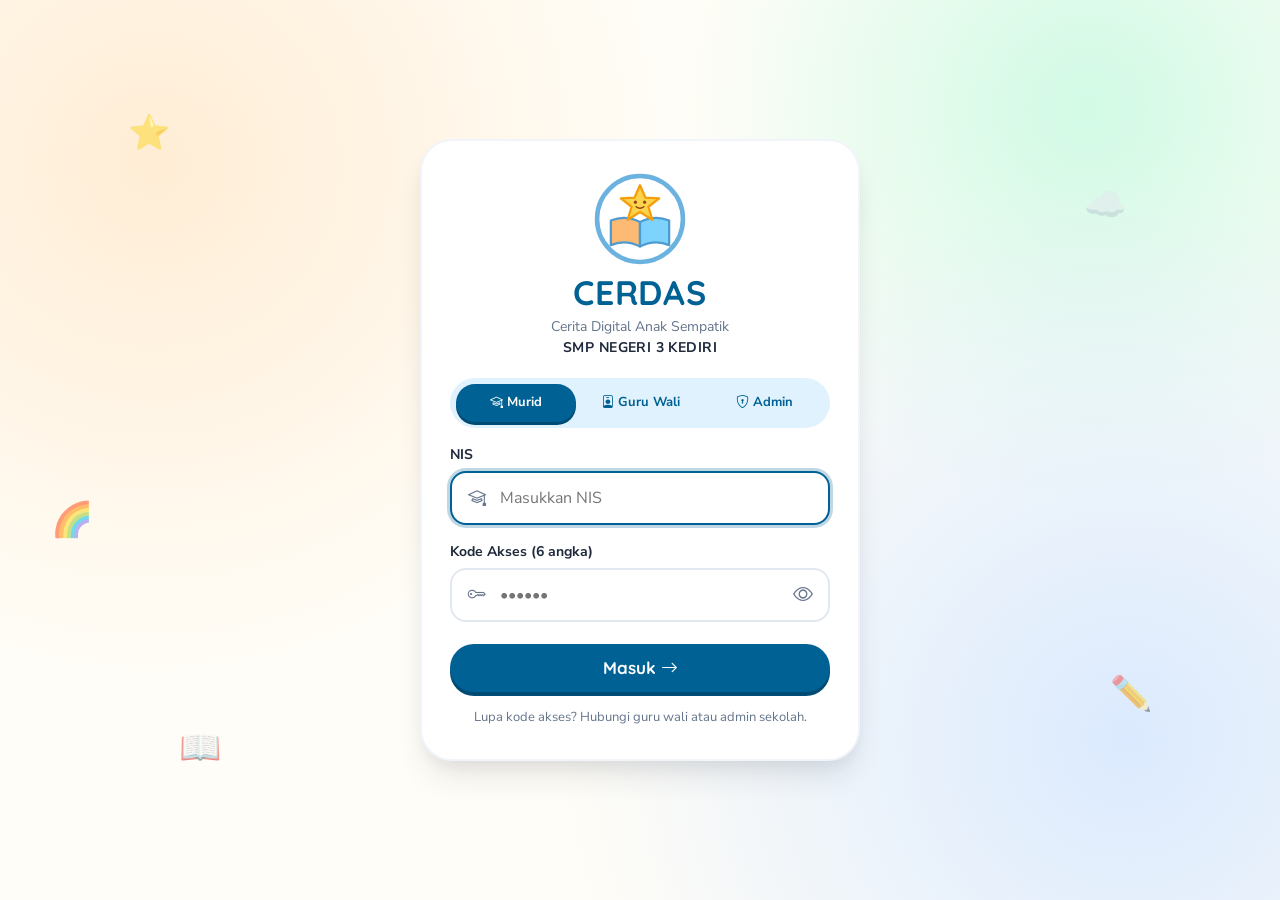
<file: index (1).html>
<!DOCTYPE html>
<html lang="id">
<head>
  <meta charset="UTF-8">
  <meta name="viewport" content="width=device-width, initial-scale=1">
  <title>CERDAS · Cerita Digital Anak Sempatik</title>
  <link rel="icon" href="data:image/svg+xml,<svg xmlns=%27http://www.w3.org/2000/svg%27 viewBox=%270 0 100 100%27><text y=%27.9em%27 font-size=%2790%27>📖</text></svg>">
  <link rel="preconnect" href="https://fonts.googleapis.com">
  <link rel="preconnect" href="https://fonts.gstatic.com" crossorigin>
  <link rel="preconnect" href="https://cdn.jsdelivr.net" crossorigin>
  <link rel="preconnect" href="https://script.google.com">
  <link href="https://fonts.googleapis.com/css2?family=Quicksand:wght@500;600;700&family=Nunito+Sans:wght@400;700;800&display=swap" rel="stylesheet">
  <link href="https://cdn.jsdelivr.net/npm/bootstrap-icons@1.11.3/font/bootstrap-icons.min.css" rel="stylesheet">
  <link href="css/style.css?v=2.2" rel="stylesheet">
</head>
<body>
  <noscript>Aplikasi ini membutuhkan JavaScript. Aktifkan JavaScript di browser Anda.</noscript>
  <div id="bar"></div><div id="blok"></div>
  <div id="loader"><div class="spin"></div><p>Memuat CERDAS…</p></div>
  <div id="banner"></div>
  <header class="top">
    <div class="brand"><i class="bi bi-book-half"></i><div><b>CERDAS</b><small>Cerita Digital Anak Sempatik</small></div></div>
    <nav id="nav" class="pillnav"></nav>
    <div id="who" class="who"></div>
  </header>
  <main id="app-container"></main>
  <footer>© CERDAS · Platform Refleksi Karakter 4F</footer>
  <div id="toast" class="toast"></div>
  <script src="js/config.js?v=2.2"></script>
  <script src="js/api.js?v=2.2"></script>
  <script src="js/app.js?v=2.2"></script>
</body>
</html>
</file>
<file: css/style.css>
:root{--cream:#FFFDF7;--card:#fff;--ink:#1E293B;--mute:#64748B;--line:#E2E8F0;--pri:#006194;--pri-d:#004b73;--tint:#E0F2FE;
--f1:#0284C7;--f1t:#E0F2FE;--f2:#D97706;--f2t:#FEF3C7;--f3:#059669;--f3t:#D1FAE5;--f4:#7C3AED;--f4t:#EDE9FE;--coral:#EA580C;--err:#ba1a1a;
--sh:0 4px 12px -2px rgba(30,41,59,.07),0 2px 6px -1px rgba(30,41,59,.04)}
*{box-sizing:border-box}
body{margin:0;background:var(--cream);color:var(--ink);font:16px/1.5 'Nunito Sans',sans-serif}
h1,h2,h3,h4,.brand b,.btn{font-family:Quicksand,sans-serif}
h1{font-size:30px;margin:.2em 0}h2{font-size:24px;margin:.2em 0}h3{font-size:20px;margin:0 0 .4em}
@media(min-width:640px){h1{font-size:40px}}
#banner{background:#FFEDD5;text-align:center;font-size:13px;font-weight:700;padding:6px}
.top{display:flex;flex-wrap:wrap;gap:12px;align-items:center;justify-content:space-between;padding:12px 16px;background:#fff;border-bottom:1px solid var(--line)}
.brand{display:flex;gap:10px;align-items:center;color:var(--pri)}.brand i{font-size:28px}.brand small{display:block;color:var(--mute);font-size:12px}
.pillnav{display:flex;gap:6px;flex-wrap:wrap;background:var(--tint);padding:6px;border-radius:999px}
.pillnav a{padding:8px 16px;border-radius:999px;font-weight:700;cursor:pointer;color:var(--pri);font-size:14px}
.pillnav a.on{background:var(--pri);color:#fff;box-shadow:0 3px 0 var(--pri-d)}
.who{font-weight:700;font-size:14px;color:var(--mute)}
main{max-width:1280px;margin:0 auto;padding:16px}
@media(min-width:640px){main{padding:24px 32px}}
footer{text-align:center;color:var(--mute);font-size:13px;padding:24px}
.hero{background:linear-gradient(135deg,#FFEDD5,#E0F2FE);border-radius:32px;padding:28px;margin-bottom:20px}
.grid{display:grid;gap:16px;grid-template-columns:1fr}
@media(min-width:640px){.g2{grid-template-columns:1fr 1fr}.g4{grid-template-columns:repeat(4,1fr)}}
.card{background:var(--card);border:2px solid #F1F5F9;border-radius:28px;padding:20px;box-shadow:var(--sh);transition:.2s}
.card.q{border-color:var(--c);border-top-width:6px}
.card.click:hover{transform:translateY(-2px)}
.badge{display:inline-block;border-radius:999px;padding:3px 12px;font-size:12px;font-weight:800;background:var(--t,var(--tint));color:var(--c,var(--pri))}
.hint{font-style:italic;color:var(--mute);font-size:14px;margin:0 0 8px}
.btn{border:0;border-radius:999px;min-height:48px;padding:0 24px;font-size:16px;font-weight:700;cursor:pointer;background:var(--pri);color:#fff;box-shadow:0 4px 0 var(--pri-d)}
.btn:active{transform:translateY(2px);box-shadow:0 2px 0 var(--pri-d)}
.btn.sec{background:var(--tint);color:var(--pri);box-shadow:0 4px 0 #bcd9ee}
.btn.coral{background:var(--coral);box-shadow:0 4px 0 #9a3412}
.btn[disabled]{opacity:.5;cursor:not-allowed}
input,textarea{width:100%;border:2px solid var(--line);border-radius:16px;padding:14px;font:inherit;background:#fff;color:var(--ink)}
textarea{min-height:130px;resize:vertical}
input:focus,textarea:focus{outline:0;border-color:var(--c,var(--pri));box-shadow:0 0 0 3px color-mix(in srgb,var(--c,var(--pri)) 25%,transparent)}
.cnt{display:flex;justify-content:space-between;color:var(--mute);font-size:13px;margin-top:4px}
.stat{font:700 36px Quicksand;color:var(--pri)}.mute{color:var(--mute)}
.bar{height:12px;background:var(--line);border-radius:99px;overflow:hidden}.bar i{display:block;height:100%;background:var(--f3)}
.bar i.low{background:var(--err)}
table{width:100%;border-collapse:collapse;font-size:14px}th,td{padding:10px;text-align:left;border-bottom:1px solid var(--line)}
.sticky{position:sticky;bottom:0;background:#fffdf7ee;padding:12px 0;display:flex;gap:10px;justify-content:flex-end;flex-wrap:wrap}
.drop{border:2px dashed var(--line);border-radius:24px;padding:24px;text-align:center;background:var(--tint)}
#loader{position:fixed;inset:0;background:var(--cream);display:flex;flex-direction:column;align-items:center;justify-content:center;z-index:99}
.spin{width:44px;height:44px;border:5px solid var(--tint);border-top-color:var(--pri);border-radius:50%;animation:s .7s linear infinite}@keyframes s{to{transform:rotate(360deg)}}
.toast{position:fixed;left:50%;bottom:24px;transform:translate(-50%,120px);background:var(--f3);color:#fff;padding:12px 22px;border-radius:999px;font-weight:700;transition:.3s;z-index:100;max-width:90%}
.toast.show{transform:translate(-50%,0)}.toast.err{background:var(--err)}
@media(prefers-reduced-motion:reduce){*{transition:none!important;animation:none!important}}
/* ── Halaman login ── */
.is-login header.top,.is-login #banner,.is-login footer{display:none}
.is-login main{max-width:none;padding:0}
.login-wrap{min-height:100vh;display:flex;align-items:center;justify-content:center;padding:24px;position:relative;overflow:hidden;
background:radial-gradient(circle at 12% 18%,#FFEDD5 0,transparent 38%),radial-gradient(circle at 88% 82%,#DBEAFE 0,transparent 42%),radial-gradient(circle at 85% 12%,#D1FAE5 0,transparent 30%),var(--cream)}
.deco{position:absolute;font-size:34px;opacity:.55;animation:fl 6s ease-in-out infinite;pointer-events:none}
.d1{top:12%;left:10%}.d2{top:20%;right:12%;animation-delay:1s}.d3{bottom:14%;left:14%;animation-delay:2s}.d4{bottom:20%;right:10%;animation-delay:.5s}.d5{top:55%;left:4%;animation-delay:1.5s}
@keyframes fl{0%,100%{transform:translateY(0) rotate(-4deg)}50%{transform:translateY(-14px) rotate(4deg)}}
.login-card{position:relative;width:100%;max-width:440px;background:#fff;border:2px solid #F1F5F9;border-radius:32px;padding:32px 28px;
box-shadow:0 20px 32px -8px rgba(30,41,59,.12),0 8px 16px -4px rgba(30,41,59,.06)}
.login-card .logo{display:flex;justify-content:center;margin-bottom:6px}
.lg-title{text-align:center;font:700 34px Quicksand;color:var(--pri);margin:0;letter-spacing:.02em}
.lg-sub{text-align:center;color:var(--mute);font-size:14px;margin:2px 0 20px}.lg-sub b{color:var(--ink);letter-spacing:.03em}
.seg{display:grid;grid-template-columns:repeat(3,1fr);gap:4px;border-radius:999px}.seg a{text-align:center;white-space:nowrap;padding:9px 6px;font-size:13px}
.lbl{display:block;font-weight:700;font-size:14px;margin:16px 0 6px}
.field{position:relative}.field input{padding-left:48px;padding-right:52px;height:54px}
.field .lead{position:absolute;left:18px;top:50%;transform:translateY(-50%);color:var(--mute);font-size:18px;pointer-events:none}
.eye{position:absolute;right:6px;top:50%;transform:translateY(-50%);width:42px;height:42px;border:0;border-radius:50%;background:transparent;color:var(--mute);font-size:20px;cursor:pointer}
.eye:hover,.eye:focus-visible{background:var(--tint);color:var(--pri);outline:0}
.lg-btn{width:100%;margin-top:22px;font-size:17px}
.lg-help{text-align:center;color:var(--mute);font-size:13px;margin:16px 0 0}
#lg_err:empty{display:none}
#lg_err{background:#ffdad6;color:var(--err);border-radius:16px;padding:10px 14px;font-weight:700;font-size:14px;margin:14px 0 0}
/* ── Foto profil & panduan 4F ── */
.who{display:flex;align-items:center;gap:2px}
.ava{width:38px;height:38px;border-radius:50%;object-fit:cover;border:2px solid var(--tint);margin-right:8px;box-shadow:var(--sh)}
.ava.ph{display:inline-flex;align-items:center;justify-content:center;background:var(--pri);color:#fff;font:700 17px Quicksand}
a.avawrap{cursor:pointer;display:inline-flex}
.tip{background:var(--t);border-radius:16px;padding:10px 14px;font-size:14px;margin:6px 0 10px;color:var(--ink)}
details.ex{margin:0 0 10px}details.ex summary{cursor:pointer;font-weight:700;color:var(--c)}
details.ex p{background:#FFFDF7;border:2px dashed var(--c);border-radius:16px;padding:10px 14px;font-style:italic;margin:8px 0 0;font-size:14px}

/* ── Indikator tipis (pengganti layar loading penuh) ── */
#bar{position:fixed;top:0;left:0;height:3px;width:100%;z-index:120;overflow:hidden;pointer-events:none}
#bar.on::after{content:'';display:block;height:100%;width:40%;background:linear-gradient(90deg,var(--pri),var(--f2));border-radius:3px;animation:bar 1s ease-in-out infinite}
@keyframes bar{0%{transform:translateX(-100%)}100%{transform:translateX(260%)}}
#blok{display:none;position:fixed;inset:0;z-index:110;cursor:progress}
</file>
